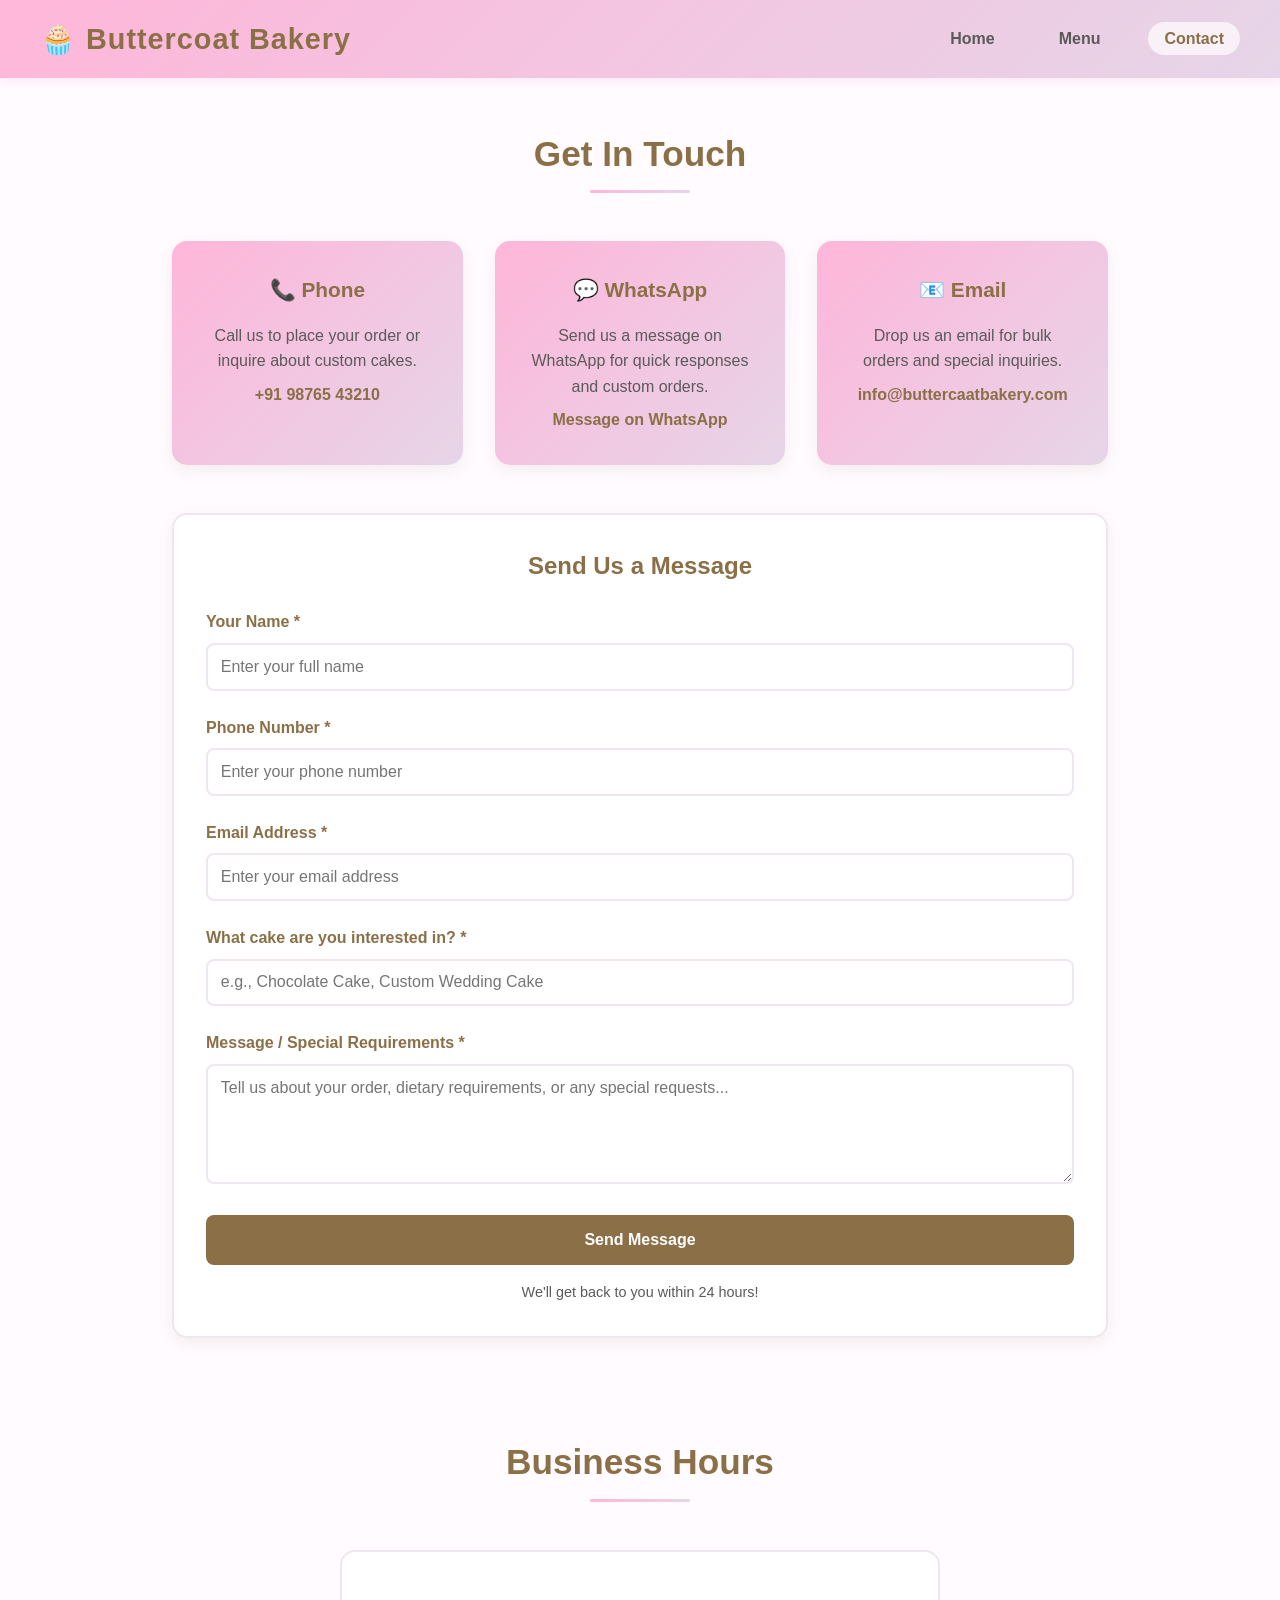
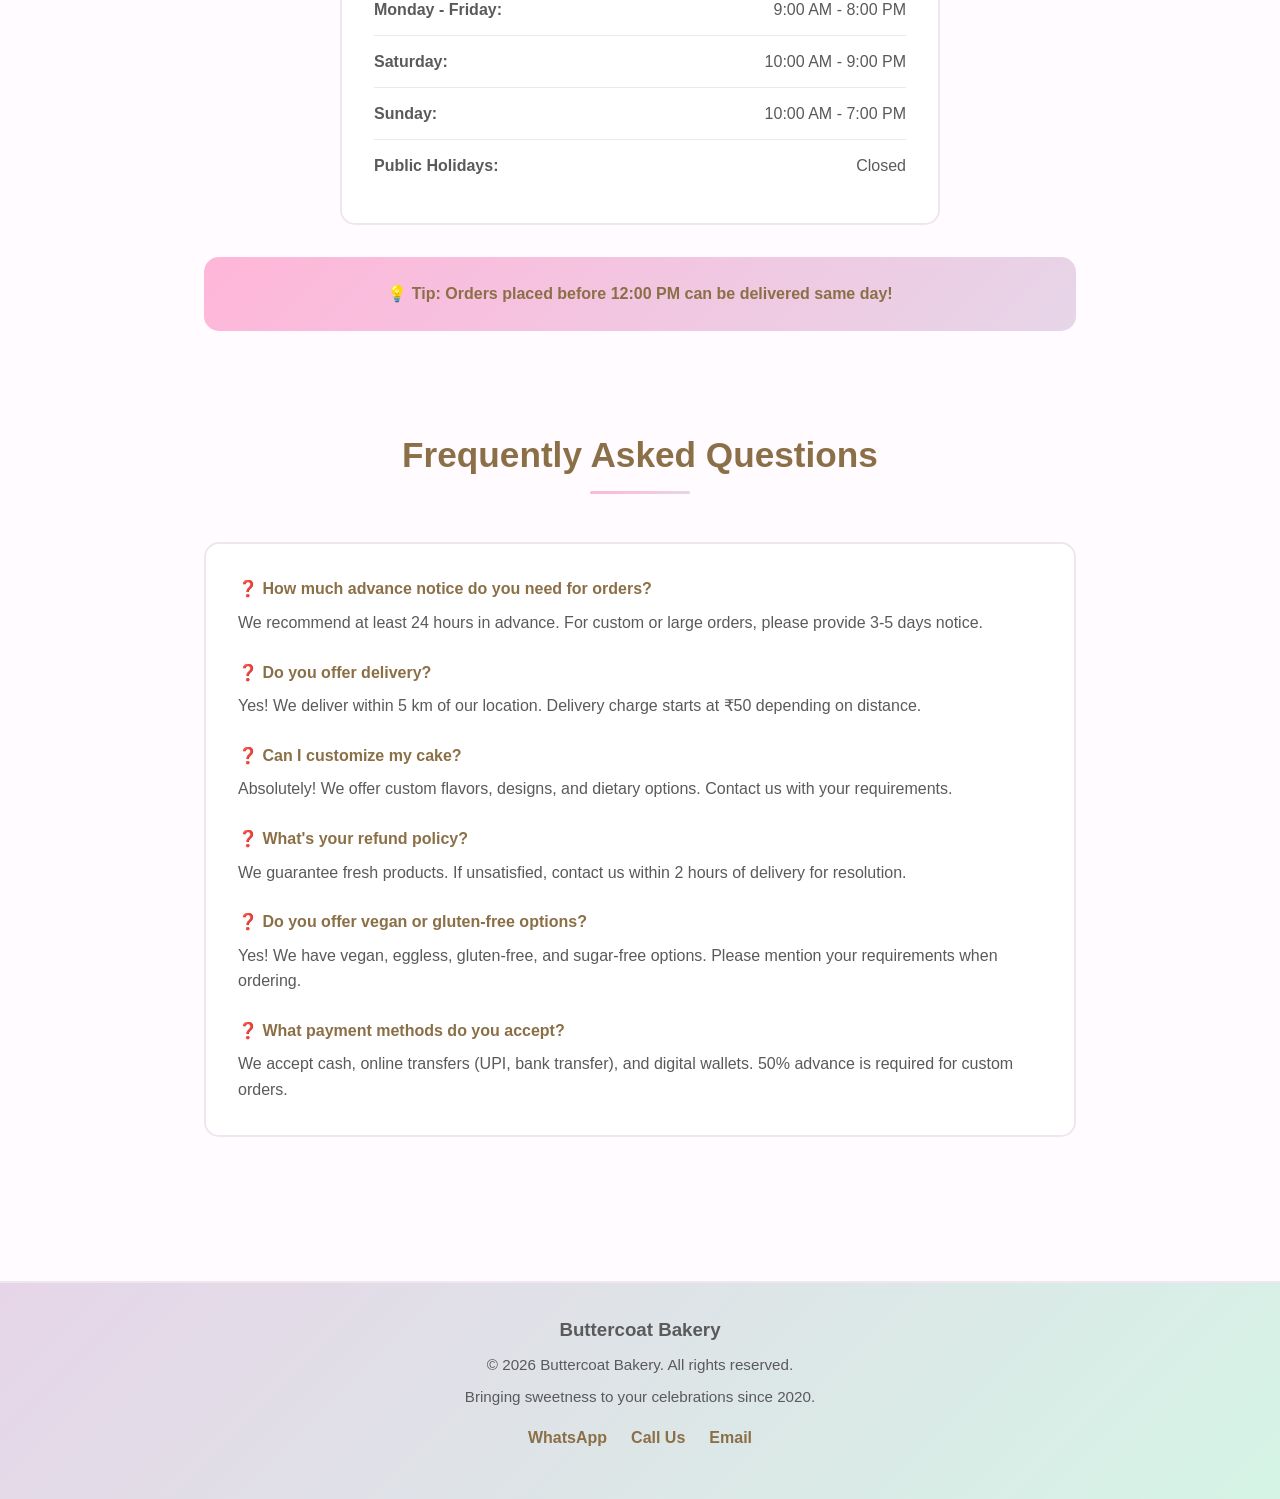
<file: contact.html>
﻿<!DOCTYPE html>
<html lang="en">
<head>
    <meta charset="UTF-8">
    <meta name="viewport" content="width=device-width, initial-scale=1.0">
    <title>Buttercoat Bakery - Contact</title>
    <link rel="stylesheet" href="style.css">
</head>
<body>
    <!-- Navigation Bar -->
    <nav>
        <div class="nav-container">
            <a href="Index.html" class="logo">🧁 Buttercoat Bakery</a>
            <button class="menu-toggle" id="menuToggle">
                <span></span>
                <span></span>
                <span></span>
            </button>
            <ul class="nav-links" id="navLinks">
                <li><a href="Index.html">Home</a></li>
                <li><a href="menu.html">Menu</a></li>
                <li><a href="contact.html" class="active">Contact</a></li>
            </ul>
        </div>
    </nav>

    <!-- Contact Container -->
    <div class="contact-container">
        <h1 class="section-title">Get In Touch</h1>

        <!-- Contact Information Boxes -->
        <div class="contact-info">
            <!-- Phone -->
            <div class="info-box">
                <h3>📞 Phone</h3>
                <p>Call us to place your order or inquire about custom cakes.</p>
                <a href="tel:+919876543210">+91 98765 43210</a>
            </div>

            <!-- WhatsApp -->
            <div class="info-box">
                <h3>💬 WhatsApp</h3>
                <p>Send us a message on WhatsApp for quick responses and custom orders.</p>
                <a href="https://wa.me/919876543210" target="_blank">Message on WhatsApp</a>
            </div>

            <!-- Email -->
            <div class="info-box">
                <h3>📧 Email</h3>
                <p>Drop us an email for bulk orders and special inquiries.</p>
                <a href="mailto:info@buttercaatbakery.com">info@buttercaatbakery.com</a>
            </div>
        </div>

        <!-- Contact Form -->
        <div class="contact-form-section">
            <h2>Send Us a Message</h2>
            <form id="contactForm">
                <div class="form-group">
                    <label for="name">Your Name *</label>
                    <input 
                        type="text" 
                        id="name" 
                        name="name" 
                        required 
                        placeholder="Enter your full name"
                    >
                </div>

                <div class="form-group">
                    <label for="phone">Phone Number *</label>
                    <input 
                        type="tel" 
                        id="phone" 
                        name="phone" 
                        required 
                        placeholder="Enter your phone number"
                    >
                </div>

                <div class="form-group">
                    <label for="email">Email Address *</label>
                    <input 
                        type="email" 
                        id="email" 
                        name="email" 
                        required 
                        placeholder="Enter your email address"
                    >
                </div>

                <div class="form-group">
                    <label for="cakeType">What cake are you interested in? *</label>
                    <input 
                        type="text" 
                        id="cakeType" 
                        name="cakeType" 
                        required 
                        placeholder="e.g., Chocolate Cake, Custom Wedding Cake"
                    >
                </div>

                <div class="form-group">
                    <label for="message">Message / Special Requirements *</label>
                    <textarea 
                        id="message" 
                        name="message" 
                        required 
                        placeholder="Tell us about your order, dietary requirements, or any special requests..."
                    ></textarea>
                </div>

                <button type="submit" class="submit-btn">Send Message</button>
            </form>
            <p style="text-align: center; margin-top: 1rem; color: var(--text-dark); font-size: 0.9rem;">
                We'll get back to you within 24 hours!
            </p>
        </div>

        <!-- Business Hours Section -->
        <section class="featured-section" style="margin-top: 3rem;">
            <h2 class="section-title">Business Hours</h2>
            
            <div style="background: white; padding: 2rem; border-radius: 15px; border: 2px solid var(--border-color); max-width: 600px; margin: 0 auto;">
                <div style="display: flex; justify-content: space-between; padding: 0.8rem 0; border-bottom: 1px solid var(--border-color);">
                    <strong>Monday - Friday:</strong>
                    <span>9:00 AM - 8:00 PM</span>
                </div>
                <div style="display: flex; justify-content: space-between; padding: 0.8rem 0; border-bottom: 1px solid var(--border-color);">
                    <strong>Saturday:</strong>
                    <span>10:00 AM - 9:00 PM</span>
                </div>
                <div style="display: flex; justify-content: space-between; padding: 0.8rem 0; border-bottom: 1px solid var(--border-color);">
                    <strong>Sunday:</strong>
                    <span>10:00 AM - 7:00 PM</span>
                </div>
                <div style="display: flex; justify-content: space-between; padding: 0.8rem 0;">
                    <strong>Public Holidays:</strong>
                    <span>Closed</span>
                </div>
            </div>

            <div style="background: linear-gradient(135deg, #FFB6D9 0%, #E6D5E8 100%); padding: 1.5rem; border-radius: 15px; margin-top: 2rem; text-align: center;">
                <p style="color: var(--dark-brown); font-weight: bold;">
                    💡 Tip: Orders placed before 12:00 PM can be delivered same day!
                </p>
            </div>
        </section>

        <!-- FAQ Section -->
        <section class="featured-section">
            <h2 class="section-title">Frequently Asked Questions</h2>
            
            <div style="background: white; padding: 2rem; border-radius: 15px; border: 2px solid var(--border-color);">
                <div style="margin-bottom: 1.5rem;">
                    <h4 style="color: var(--dark-brown); margin-bottom: 0.5rem;">❓ How much advance notice do you need for orders?</h4>
                    <p style="color: var(--text-dark);">We recommend at least 24 hours in advance. For custom or large orders, please provide 3-5 days notice.</p>
                </div>

                <div style="margin-bottom: 1.5rem;">
                    <h4 style="color: var(--dark-brown); margin-bottom: 0.5rem;">❓ Do you offer delivery?</h4>
                    <p style="color: var(--text-dark);">Yes! We deliver within 5 km of our location. Delivery charge starts at ₹50 depending on distance.</p>
                </div>

                <div style="margin-bottom: 1.5rem;">
                    <h4 style="color: var(--dark-brown); margin-bottom: 0.5rem;">❓ Can I customize my cake?</h4>
                    <p style="color: var(--text-dark);">Absolutely! We offer custom flavors, designs, and dietary options. Contact us with your requirements.</p>
                </div>

                <div style="margin-bottom: 1.5rem;">
                    <h4 style="color: var(--dark-brown); margin-bottom: 0.5rem;">❓ What's your refund policy?</h4>
                    <p style="color: var(--text-dark);">We guarantee fresh products. If unsatisfied, contact us within 2 hours of delivery for resolution.</p>
                </div>

                <div style="margin-bottom: 1.5rem;">
                    <h4 style="color: var(--dark-brown); margin-bottom: 0.5rem;">❓ Do you offer vegan or gluten-free options?</h4>
                    <p style="color: var(--text-dark);">Yes! We have vegan, eggless, gluten-free, and sugar-free options. Please mention your requirements when ordering.</p>
                </div>

                <div>
                    <h4 style="color: var(--dark-brown); margin-bottom: 0.5rem;">❓ What payment methods do you accept?</h4>
                    <p style="color: var(--text-dark);">We accept cash, online transfers (UPI, bank transfer), and digital wallets. 50% advance is required for custom orders.</p>
                </div>
            </div>
        </section>
    </div>

    <!-- Footer -->
    <footer>
        <div class="footer-content">
            <h3>Buttercoat Bakery</h3>
            <p>&copy; 2026 Buttercoat Bakery. All rights reserved.</p>
            <p>Bringing sweetness to your celebrations since 2020.</p>
            <div class="social-links">
                <a href="https://wa.me/919876543210" target="_blank">WhatsApp</a>
                <a href="tel:+919876543210">Call Us</a>
                <a href="mailto:info@buttercaatbakery.com">Email</a>
            </div>
        </div>
    </footer>

    <script>
        // Mobile Menu Toggle
        const menuToggle = document.getElementById('menuToggle');
        const navLinks = document.getElementById('navLinks');

        menuToggle.addEventListener('click', () => {
            navLinks.classList.toggle('active');
        });

        // Close menu when a link is clicked
        const navItems = navLinks.querySelectorAll('a');
        navItems.forEach(item => {
            item.addEventListener('click', () => {
                navLinks.classList.remove('active');
            });
        });

        // Set active link based on current page
        document.addEventListener('DOMContentLoaded', () => {
            const currentPage = window.location.pathname.split('/').pop() || 'contact.html';
            navItems.forEach(item => {
                if (item.getAttribute('href').toLowerCase() === currentPage.toLowerCase()) {
                    item.classList.add('active');
                } else {
                    item.classList.remove('active');
                }
            });
        });

        // Form submission handler
        document.getElementById('contactForm').addEventListener('submit', function(e) {
            e.preventDefault();
            
            const name = document.getElementById('name').value;
            const phone = document.getElementById('phone').value;
            const email = document.getElementById('email').value;
            const cakeType = document.getElementById('cakeType').value;
            const message = document.getElementById('message').value;

            // Create WhatsApp message
            const whatsappMessage = `Hello Buttercoat Bakery! My name is ${name}. Phone: ${phone}, Email: ${email}. Cake Type: ${cakeType}. Message: ${message}`;
            const whatsappLink = `https://wa.me/919876543210?text=${encodeURIComponent(whatsappMessage)}`;

            // Redirect to WhatsApp
            window.open(whatsappLink, '_blank');

            // Reset form
            this.reset();
        });
    </script>
</body>
</html>
</file>
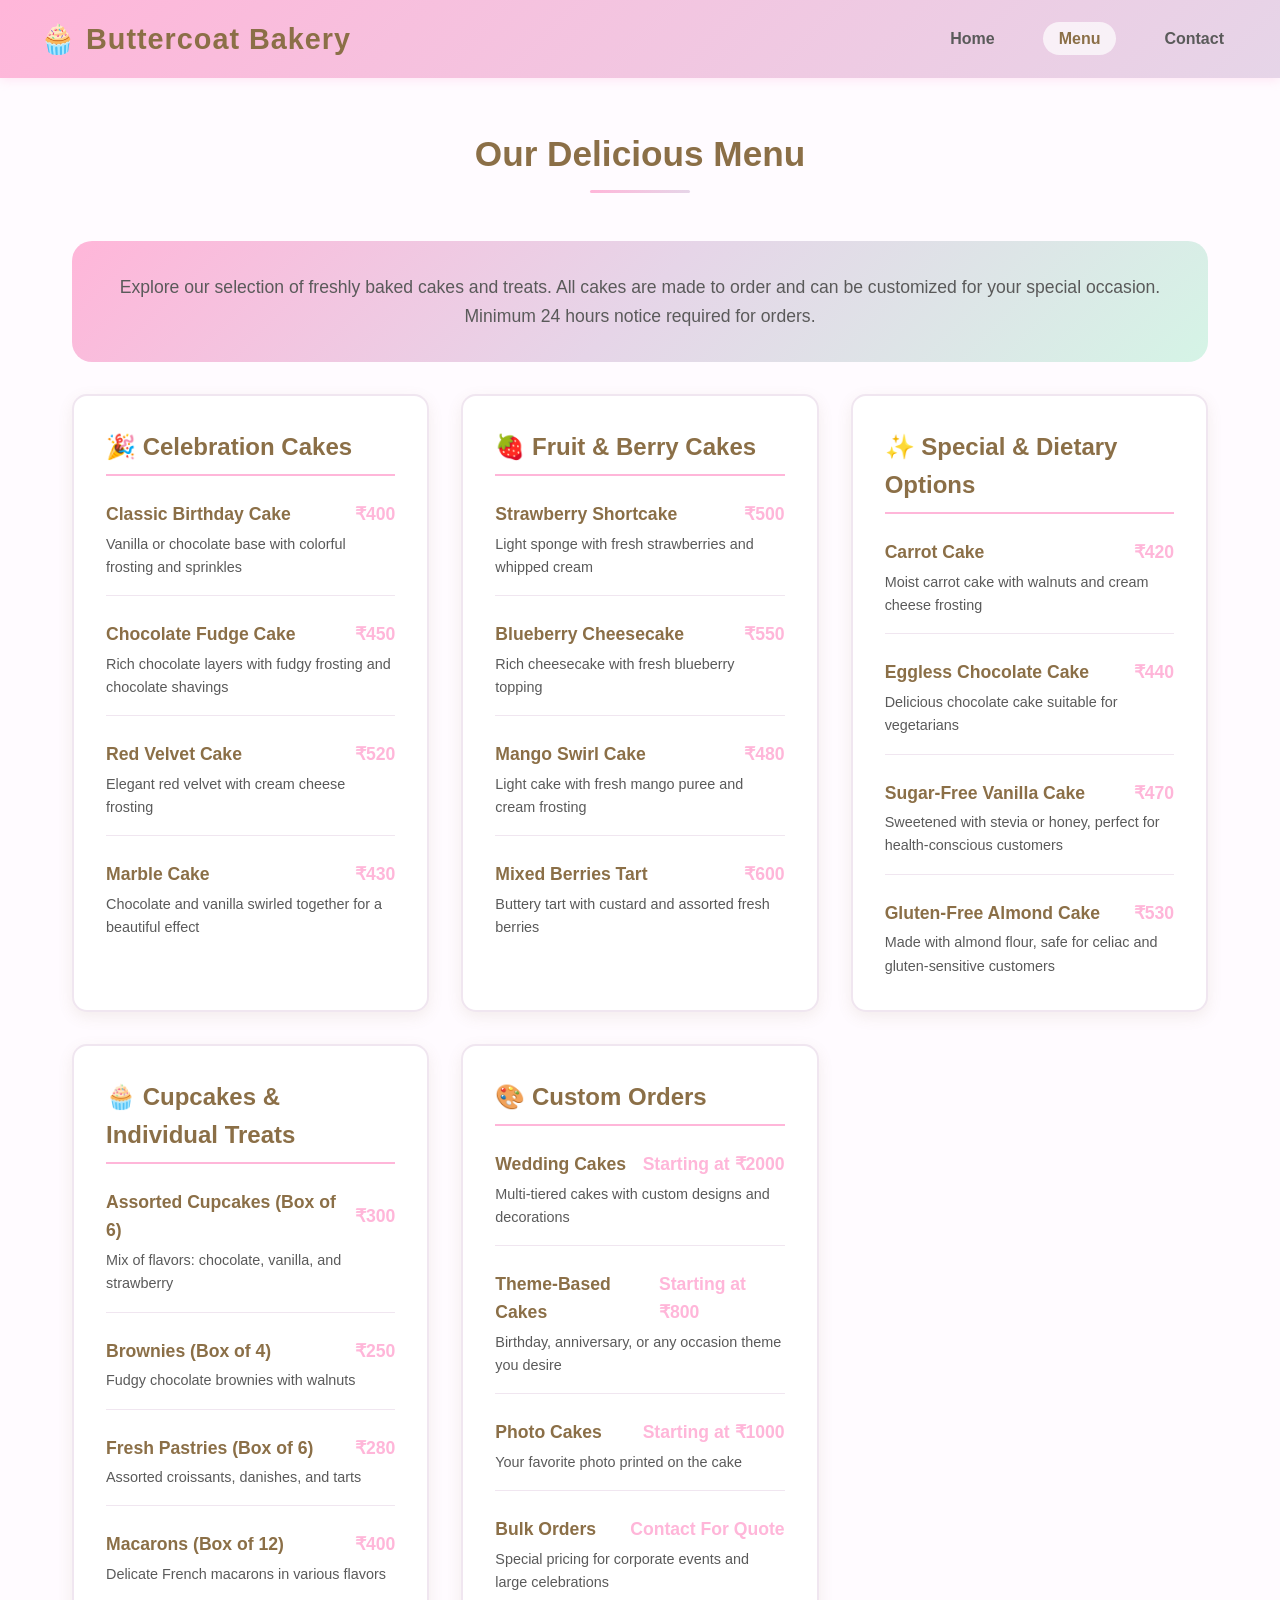
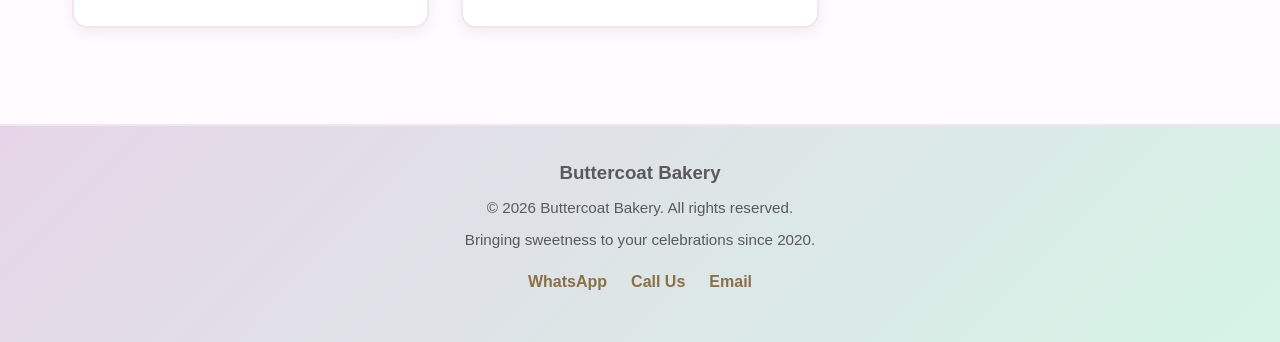
<file: menu.html>
﻿<!DOCTYPE html>
<html lang="en">
<head>
    <meta charset="UTF-8">
    <meta name="viewport" content="width=device-width, initial-scale=1.0">
    <title>Buttercoat Bakery - Menu</title>
    <link rel="stylesheet" href="style.css">
</head>
<body>
    <!-- Navigation Bar -->
    <nav>
        <div class="nav-container">
            <a href="Index.html" class="logo">🧁 Buttercoat Bakery</a>
            <button class="menu-toggle" id="menuToggle">
                <span></span>
                <span></span>
                <span></span>
            </button>
            <ul class="nav-links" id="navLinks">
                <li><a href="Index.html">Home</a></li>
                <li><a href="menu.html" class="active">Menu</a></li>
                <li><a href="contact.html">Contact</a></li>
            </ul>
        </div>
    </nav>

    <!-- Menu Container -->
    <div class="menu-container">
        <h1 class="section-title">Our Delicious Menu</h1>
        
        <div class="menu-intro">
            <p>Explore our selection of freshly baked cakes and treats. All cakes are made to order and can be customized for your special occasion. Minimum 24 hours notice required for orders.</p>
        </div>

        <div class="menu-categories">
            <!-- Celebration Cakes -->
            <div class="menu-category">
                <h3>🎉 Celebration Cakes</h3>
                
                <div class="menu-item">
                    <div class="menu-item-name">
                        <span>Classic Birthday Cake</span>
                        <span class="menu-item-price">₹400</span>
                    </div>
                    <p class="menu-item-desc">Vanilla or chocolate base with colorful frosting and sprinkles</p>
                </div>

                <div class="menu-item">
                    <div class="menu-item-name">
                        <span>Chocolate Fudge Cake</span>
                        <span class="menu-item-price">₹450</span>
                    </div>
                    <p class="menu-item-desc">Rich chocolate layers with fudgy frosting and chocolate shavings</p>
                </div>

                <div class="menu-item">
                    <div class="menu-item-name">
                        <span>Red Velvet Cake</span>
                        <span class="menu-item-price">₹520</span>
                    </div>
                    <p class="menu-item-desc">Elegant red velvet with cream cheese frosting</p>
                </div>

                <div class="menu-item">
                    <div class="menu-item-name">
                        <span>Marble Cake</span>
                        <span class="menu-item-price">₹430</span>
                    </div>
                    <p class="menu-item-desc">Chocolate and vanilla swirled together for a beautiful effect</p>
                </div>
            </div>

            <!-- Fruit & Berry Cakes -->
            <div class="menu-category">
                <h3>🍓 Fruit & Berry Cakes</h3>
                
                <div class="menu-item">
                    <div class="menu-item-name">
                        <span>Strawberry Shortcake</span>
                        <span class="menu-item-price">₹500</span>
                    </div>
                    <p class="menu-item-desc">Light sponge with fresh strawberries and whipped cream</p>
                </div>

                <div class="menu-item">
                    <div class="menu-item-name">
                        <span>Blueberry Cheesecake</span>
                        <span class="menu-item-price">₹550</span>
                    </div>
                    <p class="menu-item-desc">Rich cheesecake with fresh blueberry topping</p>
                </div>

                <div class="menu-item">
                    <div class="menu-item-name">
                        <span>Mango Swirl Cake</span>
                        <span class="menu-item-price">₹480</span>
                    </div>
                    <p class="menu-item-desc">Light cake with fresh mango puree and cream frosting</p>
                </div>

                <div class="menu-item">
                    <div class="menu-item-name">
                        <span>Mixed Berries Tart</span>
                        <span class="menu-item-price">₹600</span>
                    </div>
                    <p class="menu-item-desc">Buttery tart with custard and assorted fresh berries</p>
                </div>
            </div>

            <!-- Special & Dietary Cakes -->
            <div class="menu-category">
                <h3>✨ Special & Dietary Options</h3>
                
                <div class="menu-item">
                    <div class="menu-item-name">
                        <span>Carrot Cake</span>
                        <span class="menu-item-price">₹420</span>
                    </div>
                    <p class="menu-item-desc">Moist carrot cake with walnuts and cream cheese frosting</p>
                </div>

                <div class="menu-item">
                    <div class="menu-item-name">
                        <span>Eggless Chocolate Cake</span>
                        <span class="menu-item-price">₹440</span>
                    </div>
                    <p class="menu-item-desc">Delicious chocolate cake suitable for vegetarians</p>
                </div>

                <div class="menu-item">
                    <div class="menu-item-name">
                        <span>Sugar-Free Vanilla Cake</span>
                        <span class="menu-item-price">₹470</span>
                    </div>
                    <p class="menu-item-desc">Sweetened with stevia or honey, perfect for health-conscious customers</p>
                </div>

                <div class="menu-item">
                    <div class="menu-item-name">
                        <span>Gluten-Free Almond Cake</span>
                        <span class="menu-item-price">₹530</span>
                    </div>
                    <p class="menu-item-desc">Made with almond flour, safe for celiac and gluten-sensitive customers</p>
                </div>
            </div>

            <!-- Cupcakes & Pastries -->
            <div class="menu-category">
                <h3>🧁 Cupcakes & Individual Treats</h3>
                
                <div class="menu-item">
                    <div class="menu-item-name">
                        <span>Assorted Cupcakes (Box of 6)</span>
                        <span class="menu-item-price">₹300</span>
                    </div>
                    <p class="menu-item-desc">Mix of flavors: chocolate, vanilla, and strawberry</p>
                </div>

                <div class="menu-item">
                    <div class="menu-item-name">
                        <span>Brownies (Box of 4)</span>
                        <span class="menu-item-price">₹250</span>
                    </div>
                    <p class="menu-item-desc">Fudgy chocolate brownies with walnuts</p>
                </div>

                <div class="menu-item">
                    <div class="menu-item-name">
                        <span>Fresh Pastries (Box of 6)</span>
                        <span class="menu-item-price">₹280</span>
                    </div>
                    <p class="menu-item-desc">Assorted croissants, danishes, and tarts</p>
                </div>

                <div class="menu-item">
                    <div class="menu-item-name">
                        <span>Macarons (Box of 12)</span>
                        <span class="menu-item-price">₹400</span>
                    </div>
                    <p class="menu-item-desc">Delicate French macarons in various flavors</p>
                </div>
            </div>

            <!-- Custom Orders -->
            <div class="menu-category">
                <h3>🎨 Custom Orders</h3>
                
                <div class="menu-item">
                    <div class="menu-item-name">
                        <span>Wedding Cakes</span>
                        <span class="menu-item-price">Starting at ₹2000</span>
                    </div>
                    <p class="menu-item-desc">Multi-tiered cakes with custom designs and decorations</p>
                </div>

                <div class="menu-item">
                    <div class="menu-item-name">
                        <span>Theme-Based Cakes</span>
                        <span class="menu-item-price">Starting at ₹800</span>
                    </div>
                    <p class="menu-item-desc">Birthday, anniversary, or any occasion theme you desire</p>
                </div>

                <div class="menu-item">
                    <div class="menu-item-name">
                        <span>Photo Cakes</span>
                        <span class="menu-item-price">Starting at ₹1000</span>
                    </div>
                    <p class="menu-item-desc">Your favorite photo printed on the cake</p>
                </div>

                <div class="menu-item">
                    <div class="menu-item-name">
                        <span>Bulk Orders</span>
                        <span class="menu-item-price">Contact For Quote</span>
                    </div>
                    <p class="menu-item-desc">Special pricing for corporate events and large celebrations</p>
                </div>
            </div>
        </div>
    </div>

    <!-- Footer -->
    <footer>
        <div class="footer-content">
            <h3>Buttercoat Bakery</h3>
            <p>&copy; 2026 Buttercoat Bakery. All rights reserved.</p>
            <p>Bringing sweetness to your celebrations since 2020.</p>
            <div class="social-links">
                <a href="https://wa.me/919876543210" target="_blank">WhatsApp</a>
                <a href="tel:+919876543210">Call Us</a>
                <a href="mailto:info@buttercaatbakery.com">Email</a>
            </div>
        </div>
    </footer>

    <script>
        // Mobile Menu Toggle
        const menuToggle = document.getElementById('menuToggle');
        const navLinks = document.getElementById('navLinks');

        menuToggle.addEventListener('click', () => {
            navLinks.classList.toggle('active');
        });

        // Close menu when a link is clicked
        const navItems = navLinks.querySelectorAll('a');
        navItems.forEach(item => {
            item.addEventListener('click', () => {
                navLinks.classList.remove('active');
            });
        });

        // Set active link based on current page
        document.addEventListener('DOMContentLoaded', () => {
            const currentPage = window.location.pathname.split('/').pop() || 'menu.html';
            navItems.forEach(item => {
                if (item.getAttribute('href').toLowerCase() === currentPage.toLowerCase()) {
                    item.classList.add('active');
                } else {
                    item.classList.remove('active');
                }
            });
        });
    </script>
</body>
</html>
</file>
<file: style.css>
/* =============================================
   BUTTERCOAT BAKERY - MAIN STYLESHEET
   Soft Pastel Bakery Design
   ============================================= */

* {
  margin: 0;
  padding: 0;
  box-sizing: border-box;
}

:root {
  --primary-pink: #FFB6D9;
  --soft-lavender: #E6D5E8;
  --mint-green: #D5F4E6;
  --soft-yellow: #FFFACD;
  --light-peach: #FFDAB9;
  --dark-brown: #8B6F47;
  --text-dark: #5A5A5A;
  --border-color: #F0E6F0;
}

/* =============================================
   GLOBAL STYLES
   ============================================= */

body {
  font-family: 'Segoe UI', Tahoma, Geneva, Verdana, sans-serif;
  color: var(--text-dark);
  background-color: #FFFBFF;
  line-height: 1.6;
}

/* =============================================
   NAVIGATION BAR
   ============================================= */

nav {
  background: linear-gradient(135deg, #FFB6D9 0%, #E6D5E8 100%);
  padding: 1rem 2rem;
  box-shadow: 0 2px 10px rgba(255, 182, 217, 0.3);
  position: sticky;
  top: 0;
  z-index: 100;
}

.nav-container {
  display: flex;
  justify-content: space-between;
  align-items: center;
  max-width: 1200px;
  margin: 0 auto;
}

.logo {
  font-size: 1.8rem;
  font-weight: bold;
  color: var(--dark-brown);
  text-decoration: none;
  letter-spacing: 1px;
  display: flex;
  align-items: center;
  gap: 0.8rem;
}

.logo-img {
  height: 45px;
  width: auto;
  object-fit: contain;
  border-radius: 50%;
}

.logo span {
  font-size: 1.3rem;
}

.nav-links {
  display: flex;
  list-style: none;
  gap: 2rem;
}

.nav-links a {
  text-decoration: none;
  color: var(--text-dark);
  font-weight: 600;
  transition: color 0.3s ease, transform 0.3s ease;
  padding: 0.5rem 1rem;
  border-radius: 20px;
}

.nav-links a:hover {
  color: var(--dark-brown);
  background-color: rgba(255, 255, 255, 0.5);
  transform: translateY(-2px);
}

.nav-links a.active {
  background-color: rgba(255, 255, 255, 0.7);
  color: var(--dark-brown);
}

/* Mobile Menu Toggle */
.menu-toggle {
  display: none;
  flex-direction: column;
  background: none;
  border: none;
  cursor: pointer;
  gap: 0.5rem;
}

.menu-toggle span {
  width: 25px;
  height: 3px;
  background-color: var(--dark-brown);
  border-radius: 2px;
  transition: 0.3s;
}

/* =============================================
   FOOTER
   ============================================= */

footer {
  background: linear-gradient(135deg, #E6D5E8 0%, #D5F4E6 100%);
  padding: 2rem;
  text-align: center;
  margin-top: 3rem;
  border-top: 2px solid var(--border-color);
}

.footer-content {
  max-width: 1200px;
  margin: 0 auto;
}

.footer-content p {
  margin: 0.5rem 0;
  color: var(--text-dark);
  font-size: 0.95rem;
}

.social-links {
  margin: 1rem 0;
  display: flex;
  justify-content: center;
  gap: 1.5rem;
}

.social-links a {
  color: var(--dark-brown);
  text-decoration: none;
  font-weight: 600;
  transition: transform 0.3s ease;
}

.social-links a:hover {
  transform: scale(1.1);
}

/* Home Page Styles */

.hero-section {
  background: linear-gradient(135deg, #FFB6D9 0%, #E6D5E8 50%, #D5F4E6 100%);
  padding: 0;
  min-height: 500px;
}

.hero-container {
  display: flex;
  align-items: center;
  justify-content: space-between;
  max-width: 1200px;
  margin: 0 auto;
  gap: 2rem;
  padding: 3rem 2rem;
  min-height: 500px;
}

.hero-content {
  flex: 1;
  z-index: 2;
}

.hero-content h1 {
  font-size: 3rem;
  color: var(--dark-brown);
  margin-bottom: 1rem;
  text-shadow: 2px 2px 4px rgba(255, 255, 255, 0.5);
}

.hero-content p {
  font-size: 1.2rem;
  color: var(--text-dark);
  margin-bottom: 2rem;
}

.hero-image-container {
  flex: 1;
  position: relative;
  height: 450px;
  border-radius: 20px;
  overflow: hidden;
  box-shadow: 0 10px 30px rgba(139, 111, 71, 0.2);
}

.hero-image {
  width: 100%;
  height: 100%;
  object-fit: cover;
  display: block;
  border-radius: 20px;
}

.hero-overlay {
  position: absolute;
  top: 0;
  left: 0;
  right: 0;
  bottom: 0;
  background-color: rgba(139, 111, 71, 0.2);
  z-index: 1;
  border-radius: 20px;
}

.cta-button {
  display: inline-block;
  background-color: var(--dark-brown);
  color: white;
  padding: 1rem 2rem;
  text-decoration: none;
  border-radius: 25px;
  font-weight: bold;
  transition: all 0.3s ease;
  border: none;
  cursor: pointer;
  font-size: 1rem;
}

.cta-button:hover {
  background-color: #6B5537;
  transform: translateY(-3px);
  box-shadow: 0 5px 20px rgba(139, 111, 71, 0.3);
}

/* Featured Cakes Section */
.featured-section {
  padding: 3rem 2rem;
  max-width: 1200px;
  margin: 0 auto;
}

.section-title {
  text-align: center;
  font-size: 2.2rem;
  color: var(--dark-brown);
  margin-bottom: 2rem;
  position: relative;
  padding-bottom: 1rem;
}

.section-title::after {
  content: '';
  display: block;
  width: 100px;
  height: 3px;
  background: linear-gradient(90deg, var(--primary-pink), var(--soft-lavender));
  margin: 0.5rem auto 0;
  border-radius: 2px;
}

.cake-gallery {
  display: grid;
  grid-template-columns: repeat(auto-fit, minmax(250px, 1fr));
  gap: 2rem;
  margin-top: 2rem;
}

.cake-card {
  background: white;
  border-radius: 15px;
  overflow: hidden;
  box-shadow: 0 5px 15px rgba(139, 111, 71, 0.1);
  transition: all 0.3s ease;
  border: 2px solid var(--border-color);
}

.cake-card:hover {
  transform: translateY(-8px);
  box-shadow: 0 15px 35px rgba(139, 111, 71, 0.25);
}

.cake-image {
  width: 100%;
  height: 220px;
  object-fit: cover;
  display: block;
  background: linear-gradient(135deg, var(--soft-yellow), var(--light-peach));
}

.cake-info {
  padding: 1.5rem;
}

.cake-info h3 {
  color: var(--dark-brown);
  margin-bottom: 0.5rem;
  font-size: 1.3rem;
}

.cake-info p {
  color: var(--text-dark);
  font-size: 0.9rem;
  margin-bottom: 1rem;
}

/* =============================================
   MENU PAGE STYLES
   ============================================= */

.menu-container {
  padding: 3rem 2rem;
  max-width: 1200px;
  margin: 0 auto;
}

.menu-intro {
  text-align: center;
  color: var(--text-dark);
  font-size: 1.1rem;
  margin-bottom: 2rem;
  background: linear-gradient(135deg, #FFB6D9 0%, #E6D5E8 50%, #D5F4E6 100%);
  padding: 2rem;
  border-radius: 20px;
}

.menu-categories {
  display: grid;
  grid-template-columns: repeat(auto-fit, minmax(300px, 1fr));
  gap: 2rem;
}

.menu-category {
  background: white;
  padding: 2rem;
  border-radius: 15px;
  border: 2px solid var(--border-color);
  box-shadow: 0 5px 15px rgba(139, 111, 71, 0.1);
}

.menu-category h3 {
  color: var(--dark-brown);
  font-size: 1.5rem;
  margin-bottom: 1.5rem;
  padding-bottom: 0.5rem;
  border-bottom: 2px solid var(--primary-pink);
}

.menu-item {
  margin-bottom: 1.5rem;
  padding-bottom: 1rem;
  border-bottom: 1px solid var(--border-color);
}

.menu-item:last-child {
  border-bottom: none;
  margin-bottom: 0;
  padding-bottom: 0;
}

.menu-item-name {
  color: var(--dark-brown);
  font-weight: 600;
  font-size: 1.1rem;
  display: flex;
  justify-content: space-between;
  align-items: center;
}

.menu-item-price {
  color: var(--primary-pink);
  font-weight: bold;
  font-size: 1.1rem;
}

.menu-item-desc {
  color: var(--text-dark);
  font-size: 0.9rem;
  margin-top: 0.3rem;
}

/* =============================================
   CONTACT PAGE STYLES
   ============================================= */

.contact-container {
  padding: 3rem 2rem;
  max-width: 1000px;
  margin: 0 auto;
}

.contact-info {
  display: grid;
  grid-template-columns: repeat(auto-fit, minmax(250px, 1fr));
  gap: 2rem;
  margin-bottom: 3rem;
}

.info-box {
  background: linear-gradient(135deg, #FFB6D9 0%, #E6D5E8 100%);
  padding: 2rem;
  border-radius: 15px;
  text-align: center;
  box-shadow: 0 5px 15px rgba(139, 111, 71, 0.1);
}

.info-box h3 {
  color: var(--dark-brown);
  margin-bottom: 1rem;
  font-size: 1.3rem;
}

.info-box p {
  color: var(--text-dark);
  font-size: 1rem;
  margin-bottom: 0.5rem;
}

.info-box a {
  color: var(--dark-brown);
  text-decoration: none;
  font-weight: 600;
  transition: color 0.3s ease;
}

.info-box a:hover {
  color: #6B5537;
  text-decoration: underline;
}

.contact-form-section {
  background: white;
  padding: 2rem;
  border-radius: 15px;
  border: 2px solid var(--border-color);
  box-shadow: 0 5px 15px rgba(139, 111, 71, 0.1);
}

.contact-form-section h2 {
  color: var(--dark-brown);
  margin-bottom: 1.5rem;
  text-align: center;
}

.form-group {
  margin-bottom: 1.5rem;
}

.form-group label {
  display: block;
  margin-bottom: 0.5rem;
  color: var(--dark-brown);
  font-weight: 600;
}

.form-group input,
.form-group textarea {
  width: 100%;
  padding: 0.8rem;
  border: 2px solid var(--border-color);
  border-radius: 8px;
  font-family: inherit;
  font-size: 1rem;
  transition: border-color 0.3s ease;
  color: var(--text-dark);
}

.form-group input:focus,
.form-group textarea:focus {
  outline: none;
  border-color: var(--primary-pink);
  box-shadow: 0 0 5px rgba(255, 182, 217, 0.3);
}

.form-group textarea {
  resize: vertical;
  min-height: 120px;
}

.submit-btn {
  width: 100%;
  padding: 1rem;
  background-color: var(--dark-brown);
  color: white;
  border: none;
  border-radius: 8px;
  font-size: 1rem;
  font-weight: bold;
  cursor: pointer;
  transition: all 0.3s ease;
}

.submit-btn:hover {
  background-color: #6B5537;
  transform: translateY(-2px);
  box-shadow: 0 5px 15px rgba(139, 111, 71, 0.3);
}

/* =============================================
   RESPONSIVE DESIGN - TABLET
   ============================================= */

@media (max-width: 768px) {
  .nav-links {
    gap: 1rem;
  }

  .nav-links a {
    padding: 0.4rem 0.8rem;
    font-size: 0.9rem;
  }

  .hero-container {
    flex-direction: column;
    gap: 1.5rem;
    padding: 2rem 1.5rem;
    min-height: auto;
  }

  .hero-image-container {
    height: 300px;
    order: -1;
  }

  .hero-content h1 {
    font-size: 2rem;
  }

  .hero-content p {
    font-size: 1rem;
  }

  .section-title {
    font-size: 1.8rem;
  }

  .cake-gallery {
    grid-template-columns: repeat(auto-fit, minmax(200px, 1fr));
    gap: 1.5rem;
  }

  .contact-info {
    grid-template-columns: 1fr;
  }
}

/* =============================================
   RESPONSIVE DESIGN - MOBILE
   ============================================= */

@media (max-width: 480px) {
  nav {
    padding: 1rem;
  }

  .nav-container {
    flex-wrap: wrap;
  }

  .logo {
    font-size: 1rem;
    gap: 0.4rem;
  }

  .logo-img {
    height: 35px;
  }

  .logo span {
    font-size: 1rem;
  }

  .nav-links {
    display: none;
    position: absolute;
    top: 60px;
    left: 0;
    right: 0;
    flex-direction: column;
    background: linear-gradient(135deg, #FFB6D9 0%, #E6D5E8 100%);
    padding: 1rem;
    gap: 0.5rem;
  }

  .nav-links.active {
    display: flex;
  }

  .menu-toggle {
    display: flex;
  }

  .hero-container {
    flex-direction: column;
    padding: 1.5rem 1rem;
    min-height: auto;
    gap: 1rem;
  }

  .hero-section {
    min-height: auto;
  }

  .hero-image-container {
    height: 250px;
  }

  .hero-content h1 {
    font-size: 1.5rem;
  }

  .hero-content p {
    font-size: 0.95rem;
  }

  .cta-button {
    padding: 0.8rem 1.5rem;
    font-size: 0.9rem;
  }

  .featured-section,
  .menu-container,
  .contact-container {
    padding: 2rem 1rem;
  }

  .section-title {
    font-size: 1.5rem;
  }

  .cake-gallery {
    grid-template-columns: 1fr;
  }

  .cake-image {
    height: 180px;
  }

  .menu-categories {
    grid-template-columns: 1fr;
  }

  .menu-category {
    padding: 1.5rem;
  }

  .contact-form-section {
    padding: 1.5rem;
  }

  footer {
    padding: 1.5rem 1rem;
  }
}
</file>
